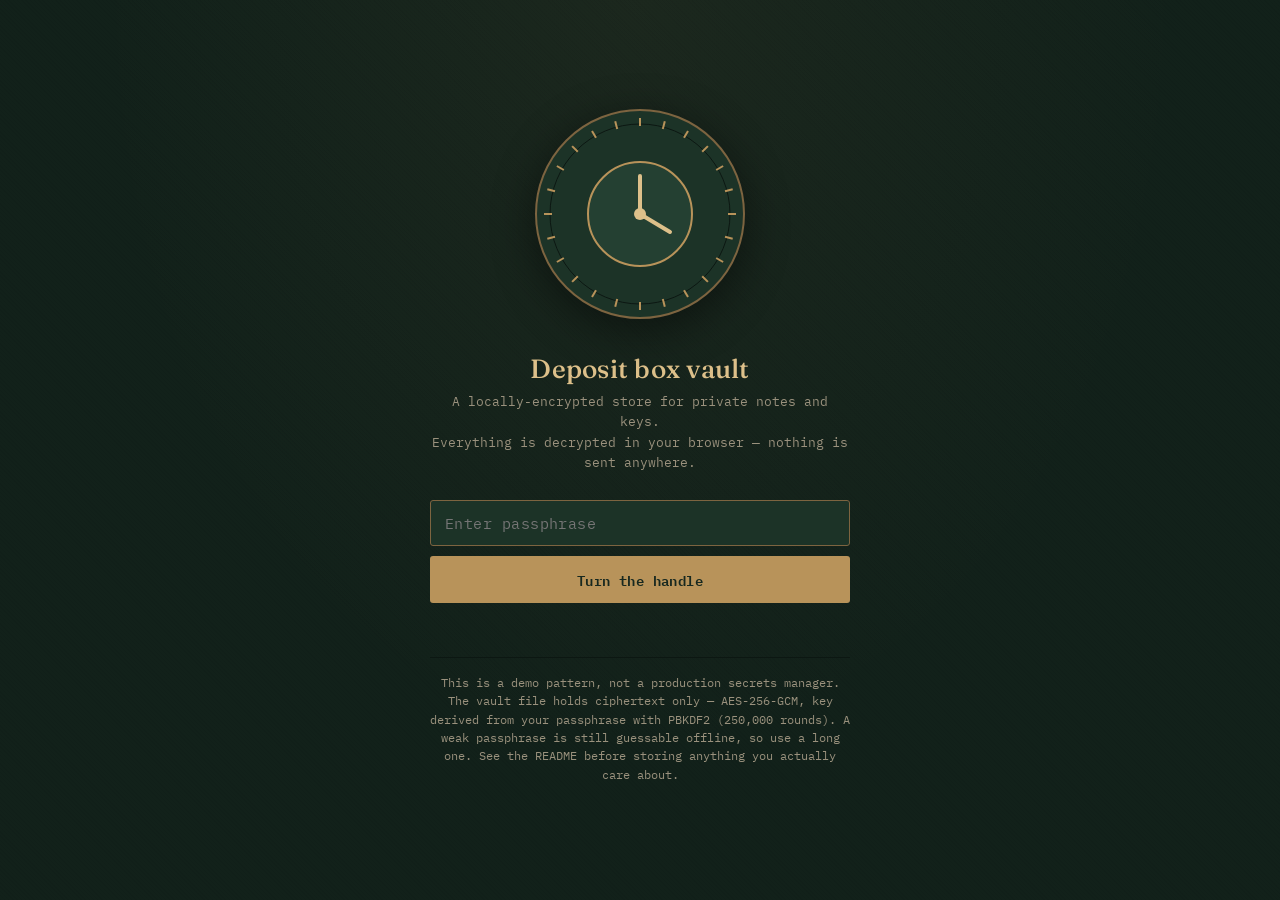
<file: index.html>
<!doctype html>
<html lang="en">
<head>
  <meta charset="utf-8" />
  <meta name="viewport" content="width=device-width, initial-scale=1" />
  <title>Deposit Box — private vault</title>
  <link rel="preconnect" href="https://fonts.googleapis.com" />
  <link href="https://fonts.googleapis.com/css2?family=Fraunces:opsz,wght@9..144,400;9..144,500;9..144,600&family=IBM+Plex+Mono:wght@400;500;600&display=swap" rel="stylesheet" />
  <link rel="stylesheet" href="style.css" />
</head>
<body>

  <main class="lock-screen" id="lockScreen">
    <div class="dial-wrap" id="dialWrap">
      <svg viewBox="0 0 220 220" xmlns="http://www.w3.org/2000/svg">
        <circle cx="110" cy="110" r="104" fill="var(--panel)" stroke="var(--brass-dim)" stroke-width="2"/>
        <circle cx="110" cy="110" r="90" fill="none" stroke="var(--seam)" stroke-width="1"/>
        <g stroke="var(--brass)" stroke-width="2">
          <!-- tick marks -->
          <g id="ticks"></g>
        </g>
        <circle cx="110" cy="110" r="52" fill="var(--panel-raised)" stroke="var(--brass)" stroke-width="2"/>
        <g stroke="var(--brass-light)" stroke-width="4" stroke-linecap="round">
          <line x1="110" y1="110" x2="110" y2="72"/>
          <line x1="110" y1="110" x2="140" y2="128"/>
        </g>
        <circle cx="110" cy="110" r="6" fill="var(--brass-light)"/>
      </svg>
    </div>

    <h1>Deposit box vault</h1>
    <p class="sub">A locally-encrypted store for private notes and keys.<br />Everything is decrypted in your browser — nothing is sent anywhere.</p>

    <div class="passphrase-row">
      <input type="password" id="passphrase" placeholder="Enter passphrase" autocomplete="off" />
    </div>
    <button class="btn-primary" id="unlockBtn">Turn the handle</button>
    <p class="error-msg" id="errorMsg"></p>

    <p class="hint">
      This is a demo pattern, not a production secrets manager. The vault file holds ciphertext only — AES-256-GCM, key derived from your passphrase with PBKDF2 (250,000 rounds). A weak passphrase is still guessable offline, so use a long one. See the README before storing anything you actually care about.
    </p>
  </main>

  <section class="vault-screen" id="vaultScreen">
    <div class="vault-header">
      <div>
        <h2>Contents</h2>
        <div class="sub" id="entryCount"></div>
      </div>
      <button class="lock-btn" id="lockBtn">Close vault</button>
    </div>

    <div class="box-list" id="boxList"></div>

    <p class="vault-footer">
      Decrypted locally. Reload the page or click "Close vault" to clear this from memory.
    </p>
  </section>

  <script src="script.js"></script>
</body>
</html>
</file>
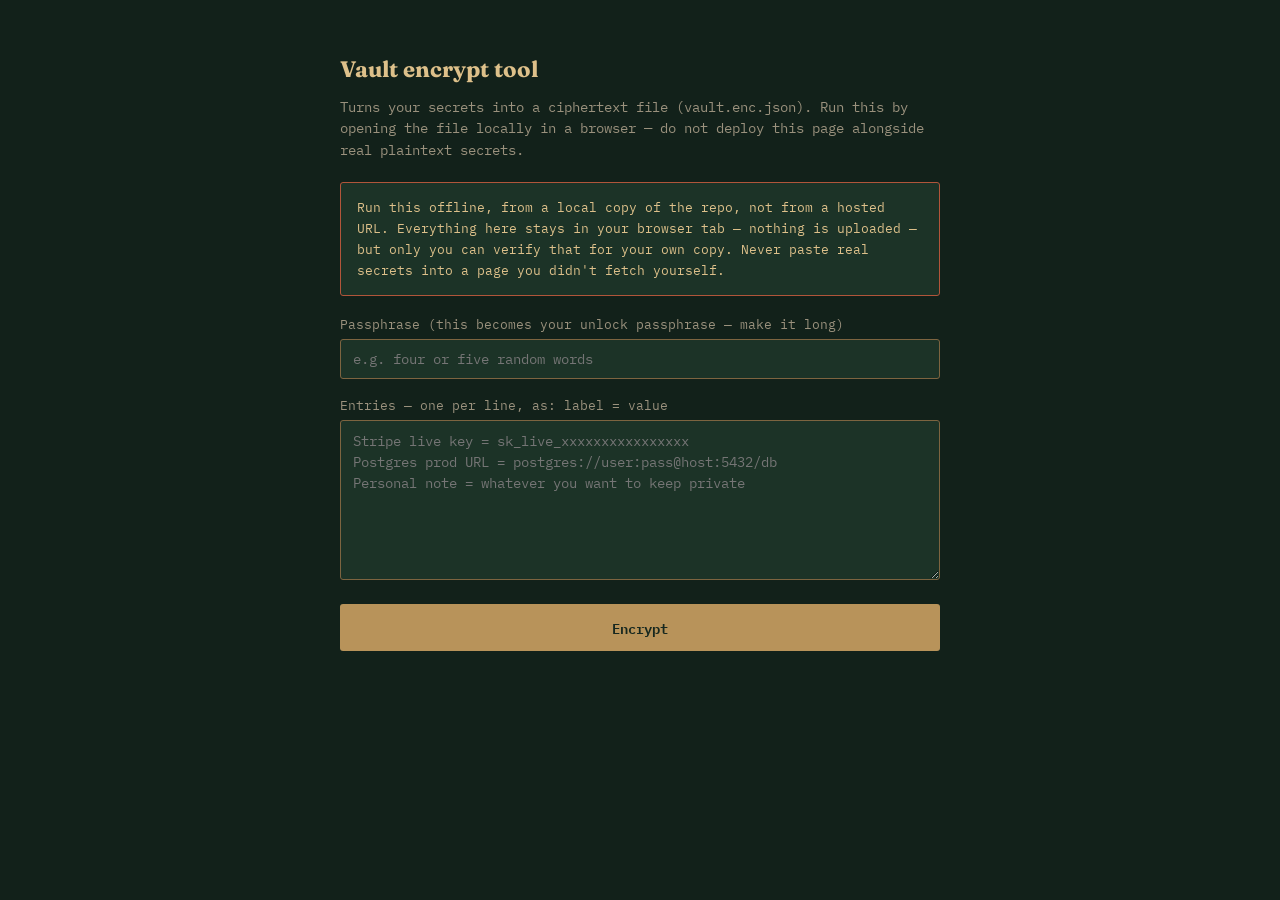
<file: encrypt-tool.html>
<!doctype html>
<html lang="en">
<head>
  <meta charset="utf-8" />
  <meta name="viewport" content="width=device-width, initial-scale=1" />
  <title>Vault encrypt tool — run locally, do not deploy</title>
  <link rel="preconnect" href="https://fonts.googleapis.com" />
  <link href="https://fonts.googleapis.com/css2?family=Fraunces:opsz,wght@9..144,500&family=IBM+Plex+Mono:wght@400;500;600&display=swap" rel="stylesheet" />
  <style>
    :root {
      --bg: #12211a; --panel: #1c3327; --seam: #0c1712;
      --brass: #b8935a; --brass-light: #ddc08a; --brass-dim: #7d6440;
      --ivory: #ece4d3; --muted: #9a917d; --rust: #b1553a; --radius: 3px;
    }
    * { box-sizing: border-box; }
    body {
      background: var(--bg); color: var(--ivory);
      font-family: "IBM Plex Mono", monospace;
      max-width: 640px; margin: 0 auto; padding: 40px 20px 80px;
    }
    h1 { font-family: "Fraunces", serif; color: var(--brass-light); font-size: 1.4rem; margin-bottom: 4px; }
    p.sub { color: var(--muted); font-size: 0.85rem; line-height: 1.6; }
    .warn {
      background: var(--panel); border: 1px solid var(--rust);
      color: var(--brass-light); padding: 14px 16px; border-radius: var(--radius);
      font-size: 0.82rem; line-height: 1.6; margin: 20px 0;
    }
    label { display: block; font-size: 0.8rem; color: var(--muted); margin: 18px 0 6px; }
    input, textarea {
      width: 100%; background: var(--panel); border: 1px solid var(--brass-dim);
      color: var(--ivory); padding: 10px 12px; font-family: inherit;
      font-size: 0.88rem; border-radius: var(--radius); outline: none;
    }
    textarea { min-height: 160px; resize: vertical; line-height: 1.5; }
    button {
      margin-top: 20px; background: var(--brass); color: #17281f; border: none;
      padding: 12px 20px; font-family: inherit; font-weight: 600; font-size: 0.85rem;
      border-radius: var(--radius); cursor: pointer; width: 100%;
    }
    button:hover { background: var(--brass-light); }
    #output {
      margin-top: 24px; display: none;
    }
    #output pre {
      background: var(--seam); border: 1px dashed var(--brass-dim);
      border-radius: var(--radius); padding: 14px; font-size: 0.78rem;
      white-space: pre-wrap; word-break: break-all; max-height: 260px; overflow: auto;
    }
    .row-actions { display: flex; gap: 10px; }
    .row-actions button { flex: 1; }
    .status { font-size: 0.8rem; color: var(--muted); margin-top: 8px; }
  </style>
</head>
<body>
  <h1>Vault encrypt tool</h1>
  <p class="sub">Turns your secrets into a ciphertext file (vault.enc.json). Run this by opening the file locally in a browser — do not deploy this page alongside real plaintext secrets.</p>

  <div class="warn">
    Run this offline, from a local copy of the repo, not from a hosted URL. Everything here stays in your browser tab — nothing is uploaded — but only you can verify that for your own copy. Never paste real secrets into a page you didn't fetch yourself.
  </div>

  <label for="passphrase">Passphrase (this becomes your unlock passphrase — make it long)</label>
  <input type="password" id="passphrase" placeholder="e.g. four or five random words" />

  <label for="entries">Entries — one per line, as: label = value</label>
  <textarea id="entries" placeholder="Stripe live key = sk_live_xxxxxxxxxxxxxxxx
Postgres prod URL = postgres://user:pass@host:5432/db
Personal note = whatever you want to keep private"></textarea>

  <button id="encryptBtn">Encrypt</button>

  <div id="output">
    <label>Paste this into data/vault.enc.json, then commit only this file</label>
    <pre id="result"></pre>
    <div class="row-actions">
      <button id="copyBtn">Copy to clipboard</button>
      <button id="downloadBtn">Download vault.enc.json</button>
    </div>
    <p class="status" id="status"></p>
  </div>

  <script>
    const PBKDF2_ITERATIONS = 250000;

    function bytesToBase64(bytes) {
      let bin = "";
      bytes.forEach((b) => (bin += String.fromCharCode(b)));
      return btoa(bin);
    }

    function parseEntries(text) {
      return text
        .split("\n")
        .map((line) => line.trim())
        .filter(Boolean)
        .map((line) => {
          const idx = line.indexOf("=");
          if (idx === -1) return null;
          return {
            label: line.slice(0, idx).trim(),
            value: line.slice(idx + 1).trim(),
          };
        })
        .filter(Boolean);
    }

    async function deriveKey(passphrase, saltBytes) {
      const enc = new TextEncoder();
      const baseKey = await crypto.subtle.importKey(
        "raw", enc.encode(passphrase), "PBKDF2", false, ["deriveKey"]
      );
      return crypto.subtle.deriveKey(
        { name: "PBKDF2", salt: saltBytes, iterations: PBKDF2_ITERATIONS, hash: "SHA-256" },
        baseKey, { name: "AES-GCM", length: 256 }, false, ["encrypt"]
      );
    }

    document.getElementById("encryptBtn").addEventListener("click", async () => {
      const passphrase = document.getElementById("passphrase").value;
      const entries = parseEntries(document.getElementById("entries").value);
      const status = document.getElementById("status");

      if (!passphrase || passphrase.length < 8) {
        alert("Use a passphrase of at least 8 characters — longer is much better.");
        return;
      }
      if (entries.length === 0) {
        alert("Add at least one line as: label = value");
        return;
      }

      const salt = crypto.getRandomValues(new Uint8Array(16));
      const iv = crypto.getRandomValues(new Uint8Array(12));
      const key = await deriveKey(passphrase, salt);

      const plaintext = new TextEncoder().encode(JSON.stringify(entries));
      const ciphertextBuf = await crypto.subtle.encrypt({ name: "AES-GCM", iv }, key, plaintext);

      const vaultFile = {
        version: 1,
        kdf: "PBKDF2-SHA256",
        iterations: PBKDF2_ITERATIONS,
        salt: bytesToBase64(salt),
        iv: bytesToBase64(iv),
        ciphertext: bytesToBase64(new Uint8Array(ciphertextBuf)),
      };

      const json = JSON.stringify(vaultFile, null, 2);
      document.getElementById("result").textContent = json;
      document.getElementById("output").style.display = "block";
      status.textContent = `Encrypted ${entries.length} entr${entries.length === 1 ? "y" : "ies"}. The passphrase and plaintext never leave this page.`;

      document.getElementById("copyBtn").onclick = async () => {
        await navigator.clipboard.writeText(json);
        status.textContent = "Copied to clipboard.";
      };
      document.getElementById("downloadBtn").onclick = () => {
        const blob = new Blob([json], { type: "application/json" });
        const url = URL.createObjectURL(blob);
        const a = document.createElement("a");
        a.href = url;
        a.download = "vault.enc.json";
        a.click();
        URL.revokeObjectURL(url);
      };
    });
  </script>
</body>
</html>
</file>
<file: style.css>
:root {
  --bg: #12211a;
  --panel: #1c3327;
  --panel-raised: #244032;
  --seam: #0c1712;
  --brass: #b8935a;
  --brass-light: #ddc08a;
  --brass-dim: #7d6440;
  --ivory: #ece4d3;
  --muted: #9a917d;
  --rust: #b1553a;
  --felt-shadow: rgba(0, 0, 0, 0.45);
  --radius: 3px;
}

* {
  box-sizing: border-box;
}

html,
body {
  margin: 0;
  padding: 0;
}

body {
  background: var(--bg);
  background-image:
    radial-gradient(ellipse at top, rgba(184, 147, 90, 0.06), transparent 60%),
    repeating-linear-gradient(
      45deg,
      rgba(0, 0, 0, 0.05) 0px,
      rgba(0, 0, 0, 0.05) 1px,
      transparent 1px,
      transparent 3px
    );
  color: var(--ivory);
  font-family: "IBM Plex Mono", ui-monospace, monospace;
  min-height: 100vh;
  display: flex;
  flex-direction: column;
  align-items: center;
  justify-content: center;
  padding: 32px 16px;
}

h1,
h2,
.display {
  font-family: "Fraunces", Georgia, serif;
  font-weight: 500;
  letter-spacing: 0.01em;
}

/* ---------- Lock screen ---------- */

.lock-screen {
  width: 100%;
  max-width: 420px;
  text-align: center;
}

.dial-wrap {
  position: relative;
  width: 220px;
  height: 220px;
  margin: 0 auto 28px;
}

.dial-wrap svg {
  width: 100%;
  height: 100%;
  filter: drop-shadow(0 10px 22px var(--felt-shadow));
  transition: transform 900ms cubic-bezier(0.65, 0, 0.35, 1);
}

.dial-wrap.spinning svg {
  transform: rotate(1080deg);
}

.lock-screen h1 {
  font-size: 1.65rem;
  margin: 0 0 6px;
  color: var(--brass-light);
}

.lock-screen .sub {
  color: var(--muted);
  font-size: 0.84rem;
  margin: 0 0 28px;
  line-height: 1.5;
}

.passphrase-row {
  display: flex;
  gap: 8px;
  margin-bottom: 10px;
}

input[type="password"],
input[type="text"] {
  flex: 1;
  background: var(--panel);
  border: 1px solid var(--brass-dim);
  color: var(--ivory);
  padding: 12px 14px;
  font-family: "IBM Plex Mono", monospace;
  font-size: 0.95rem;
  border-radius: var(--radius);
  outline: none;
  letter-spacing: 0.03em;
}

input[type="password"]:focus,
input[type="text"]:focus {
  border-color: var(--brass-light);
  box-shadow: 0 0 0 3px rgba(184, 147, 90, 0.18);
}

button {
  font-family: "IBM Plex Mono", monospace;
  font-size: 0.85rem;
  cursor: pointer;
  border-radius: var(--radius);
  border: 1px solid var(--brass-dim);
}

.btn-primary {
  background: var(--brass);
  color: #17281f;
  border: none;
  padding: 12px 20px;
  font-weight: 600;
  letter-spacing: 0.03em;
  width: 100%;
  transition: background 150ms ease;
}

.btn-primary:hover {
  background: var(--brass-light);
}

.btn-primary:active {
  background: var(--brass-dim);
}

.error-msg {
  color: var(--rust);
  font-size: 0.82rem;
  margin-top: 14px;
  min-height: 1.2em;
}

.hint {
  color: var(--muted);
  font-size: 0.72rem;
  margin-top: 24px;
  line-height: 1.6;
  border-top: 1px solid var(--seam);
  padding-top: 16px;
}

/* ---------- Vault (unlocked) screen ---------- */

.vault-screen {
  width: 100%;
  max-width: 720px;
  display: none;
}

.vault-screen.active {
  display: block;
}

.vault-header {
  display: flex;
  align-items: baseline;
  justify-content: space-between;
  margin-bottom: 22px;
  padding-bottom: 16px;
  border-bottom: 1px solid var(--seam);
}

.vault-header h2 {
  font-size: 1.4rem;
  color: var(--brass-light);
  margin: 0;
}

.vault-header .sub {
  color: var(--muted);
  font-size: 0.78rem;
  margin-top: 4px;
}

.lock-btn {
  background: transparent;
  color: var(--muted);
  border: 1px solid var(--seam);
  padding: 8px 14px;
  font-size: 0.75rem;
}

.lock-btn:hover {
  color: var(--brass-light);
  border-color: var(--brass-dim);
}

.box-list {
  display: flex;
  flex-direction: column;
  gap: 2px;
}

.box-row {
  background: var(--panel);
  border: 1px solid var(--seam);
  border-radius: var(--radius);
  padding: 14px 16px;
}

.box-row-top {
  display: flex;
  align-items: center;
  gap: 14px;
}

.box-number {
  font-family: "Fraunces", serif;
  color: var(--brass);
  font-size: 0.95rem;
  min-width: 34px;
}

.box-label {
  flex: 1;
  color: var(--ivory);
  font-size: 0.9rem;
}

.box-actions {
  display: flex;
  gap: 6px;
}

.icon-btn {
  background: var(--panel-raised);
  color: var(--muted);
  border: 1px solid var(--seam);
  padding: 6px 10px;
  font-size: 0.72rem;
}

.icon-btn:hover {
  color: var(--brass-light);
  border-color: var(--brass-dim);
}

.box-value-wrap {
  margin-top: 10px;
  display: none;
}

.box-value-wrap.revealed {
  display: block;
}

.box-value {
  background: var(--seam);
  border: 1px dashed var(--brass-dim);
  border-radius: var(--radius);
  padding: 10px 12px;
  font-size: 0.86rem;
  color: var(--brass-light);
  word-break: break-all;
}

.vault-footer {
  margin-top: 28px;
  padding-top: 16px;
  border-top: 1px solid var(--seam);
  color: var(--muted);
  font-size: 0.72rem;
  line-height: 1.6;
  text-align: center;
}

@media (max-width: 480px) {
  .box-row-top {
    flex-wrap: wrap;
  }
  .box-actions {
    width: 100%;
    justify-content: flex-end;
  }
}
</file>
